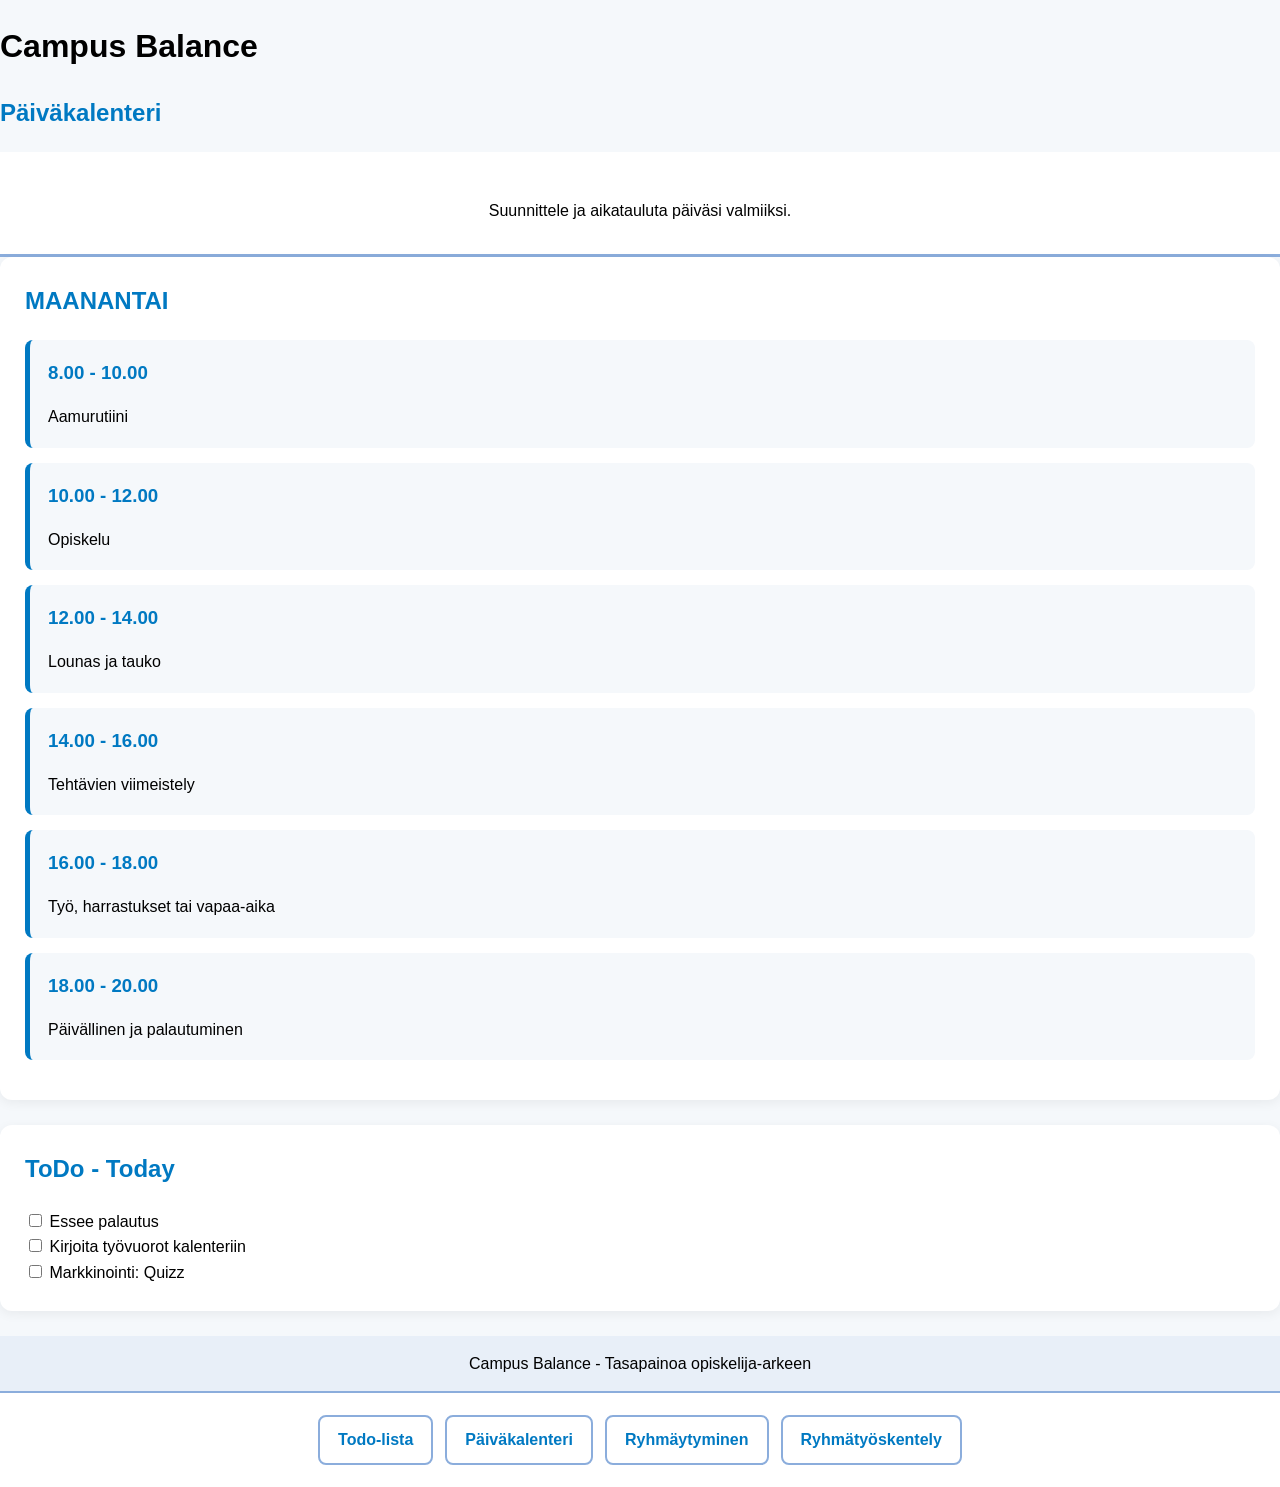
<file: kalenteri.html>
<!DOCTYPE html>
<html lang="fi">


<head>

    <h1>Campus Balance </h1>
    
    <h2>P&aumliv&aumlkalenteri</h2>

    <link rel="stylesheet" href="campusbalance.css">
</head>

<body>

    <header>
        
        <p>Suunnittele ja aikatauluta p&aumliv&aumlsi valmiiksi.</p>
    </header>

   

    

        <section class="paivakalenteri">
    <h2>MAANANTAI</h2>

    <div class="aikalaatikko">
        <h3>8.00 - 10.00</h3>
        <p>Aamurutiini</p>
    </div>

    <div class="aikalaatikko">
        <h3>10.00 - 12.00</h3>
        <p>Opiskelu</p>
    </div>

    <div class="aikalaatikko">
        <h3>12.00 - 14.00</h3>
        <p>Lounas ja tauko</p>
    </div>

    <div class="aikalaatikko">
        <h3>14.00 - 16.00</h3>
        <p>Teht&aumlvien viimeistely</p>
    </div>

    <div class="aikalaatikko">
        <h3>16.00 - 18.00</h3>
        <p>Ty&ouml, harrastukset tai vapaa-aika</p>
    </div>

    <div class="aikalaatikko">
        <h3>18.00 - 20.00</h3>
        <p>P&aumliv&aumlllinen ja palautuminen</p>
    </div>
</section>

        <section>
            <h2>ToDo - Today</h2>

            <div>
                <input type="checkbox" id="calendar-task1">
                <label for="calendar-task1">Essee palautus</label>
            </div>

            <div>
                <input type="checkbox" id="calendar-task2">
                <label for="calendar-task2">Kirjoita ty&oumlvuorot kalenteriin</label>
            </div>

            <div>
                <input type="checkbox" id="calendar-task3">
                <label for="calendar-task3">Markkinointi: Quizz</label>
            </div>
        </section>
    </main>

    <footer>
        <p>Campus Balance - Tasapainoa opiskelija-arkeen</p>
    </footer>

    <nav>
    <a href="todo.html">Todo-lista</a>
    <a href="kalenteri.html">P&aumliv&aumlkalenteri</a>
    <a href="ryhmaytyminen.html">Ryhm&aumlytyminen</a>
    <a href="ryhmatyo.html">Ryhm&aumlty&oumlskentely</a>
</nav>



</body>
</html>
</file>
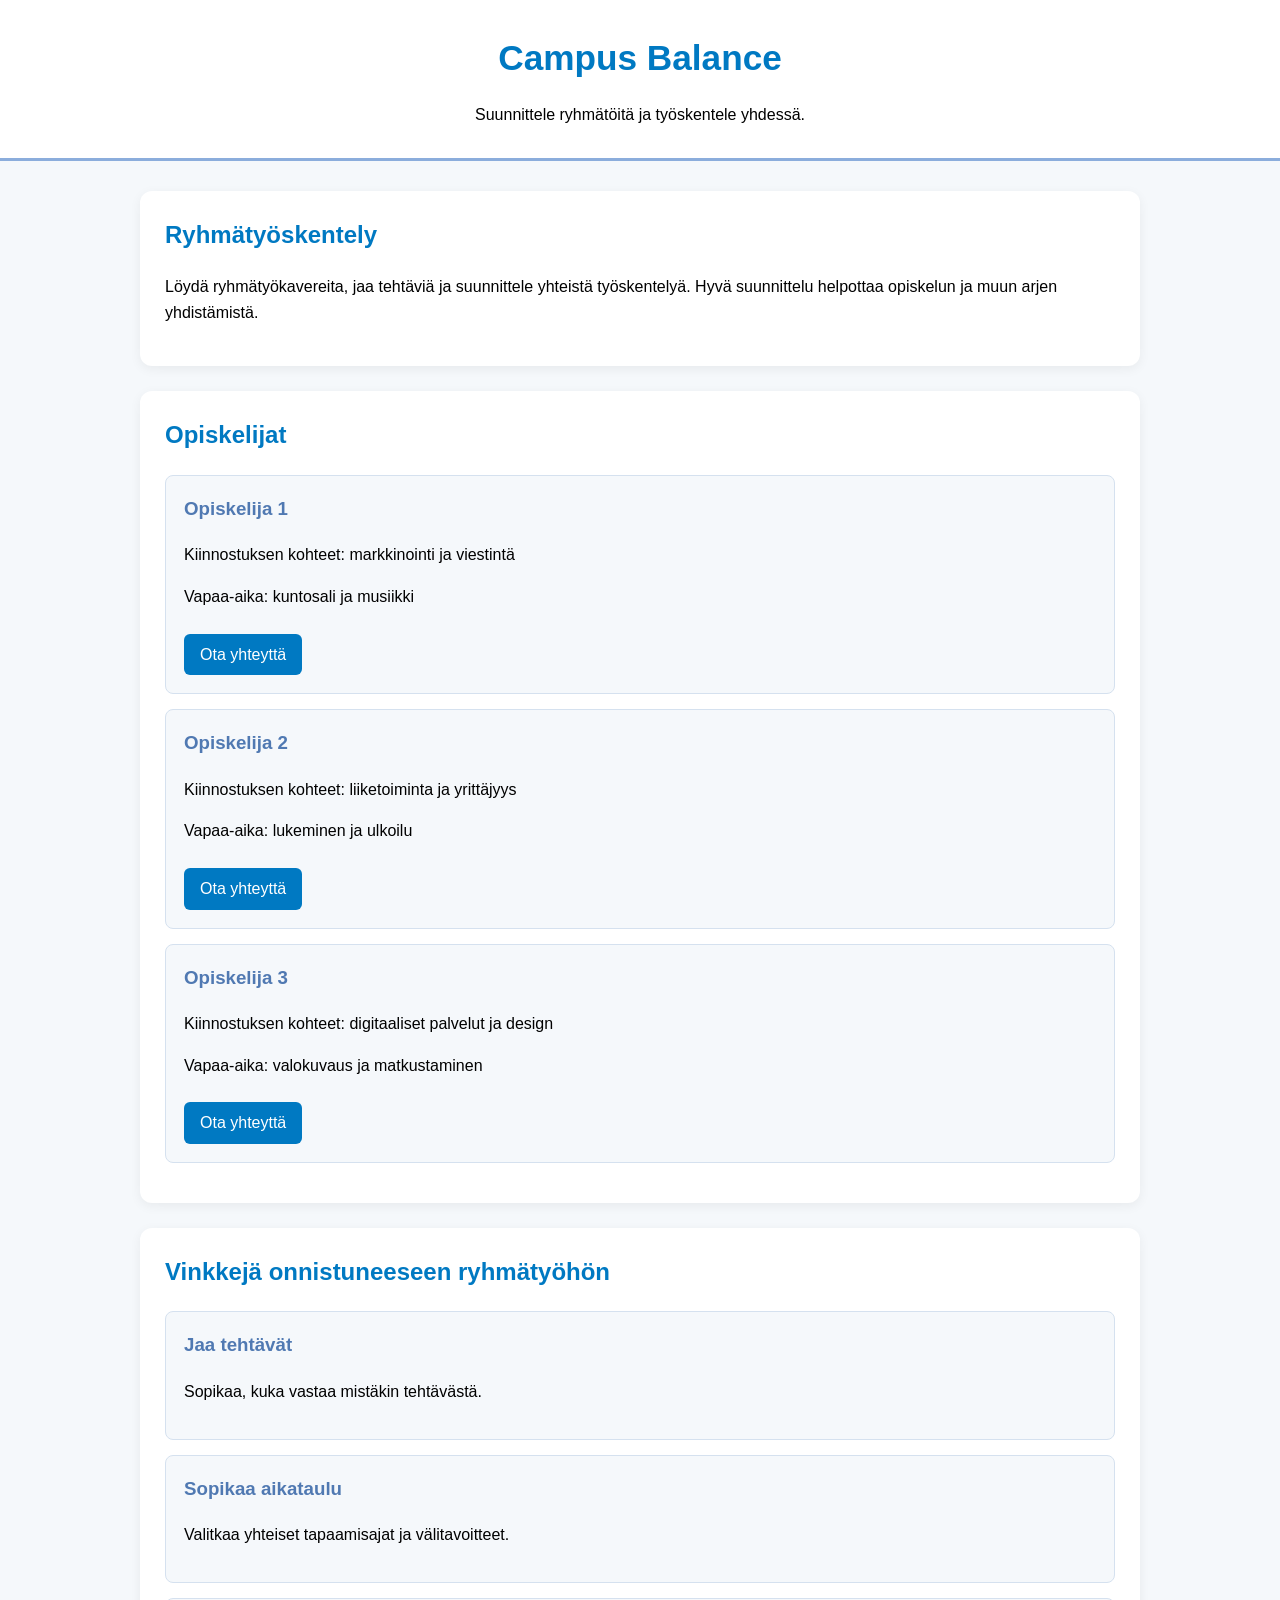
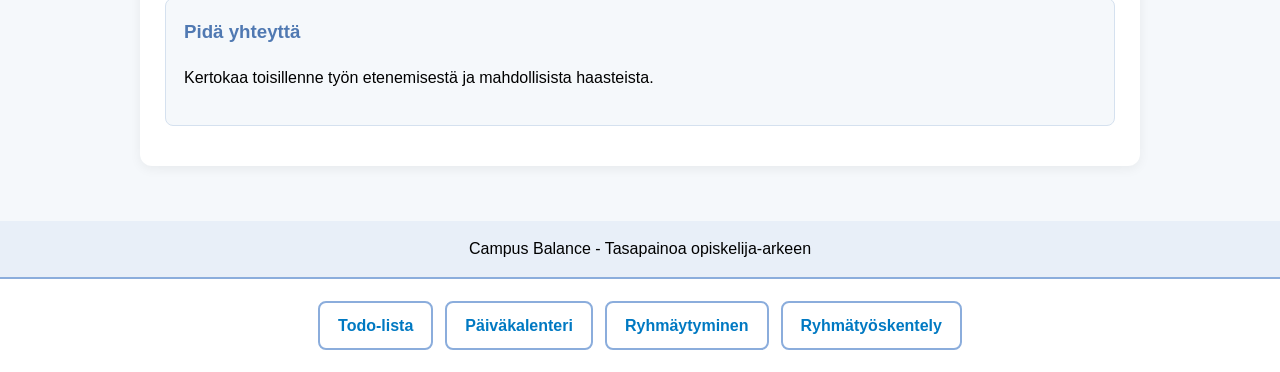
<file: ryhmatyo.html>
<!DOCTYPE html>
<html lang="fi">
<head>
    <meta charset="UTF-8">
    <meta name="viewport" content="width=device-width, initial-scale=1.0">
    <title>Campus Balance – Ryhmätyöskentely</title>
    <link rel="stylesheet" href="campusbalance.css">
</head>

<body>

    <header>
        <h1>Campus Balance</h1>
        <p>Suunnittele ryhmätöitä ja työskentele yhdessä.</p>
    </header>

    <main>

        <section>
            <h2>Ryhmätyöskentely</h2>
            <p>
                Löydä ryhmätyökavereita, jaa tehtäviä ja suunnittele
                yhteistä työskentelyä. Hyvä suunnittelu helpottaa
                opiskelun ja muun arjen yhdistämistä.
            </p>
        </section>

        <section>
            <h2>Opiskelijat</h2>

            <div class="opiskelija">
                <h3>Opiskelija 1</h3>
                <p>Kiinnostuksen kohteet: markkinointi ja viestintä</p>
                <p>Vapaa-aika: kuntosali ja musiikki</p>
                <a href="mailto:opiskelija1@example.com">Ota yhteyttä</a>
            </div>

            <div class="opiskelija">
                <h3>Opiskelija 2</h3>
                <p>Kiinnostuksen kohteet: liiketoiminta ja yrittäjyys</p>
                <p>Vapaa-aika: lukeminen ja ulkoilu</p>
                <a href="mailto:opiskelija2@example.com">Ota yhteyttä</a>
            </div>

            <div class="opiskelija">
                <h3>Opiskelija 3</h3>
                <p>Kiinnostuksen kohteet: digitaaliset palvelut ja design</p>
                <p>Vapaa-aika: valokuvaus ja matkustaminen</p>
                <a href="mailto:opiskelija3@example.com">Ota yhteyttä</a>
            </div>
        </section>

        <section>
            <h2>Vinkkejä onnistuneeseen ryhmätyöhön</h2>

            <div class="vinkki">
                <h3>Jaa tehtävät</h3>
                <p>Sopikaa, kuka vastaa mistäkin tehtävästä.</p>
            </div>

            <div class="vinkki">
                <h3>Sopikaa aikataulu</h3>
                <p>Valitkaa yhteiset tapaamisajat ja välitavoitteet.</p>
            </div>

            <div class="vinkki">
                <h3>Pidä yhteyttä</h3>
                <p>Kertokaa toisillenne työn etenemisestä ja mahdollisista haasteista.</p>
            </div>
        </section>

    </main>

    <footer>
        <p>Campus Balance - Tasapainoa opiskelija-arkeen</p>
    </footer>

    <nav>
        <a href="todo.html">Todo-lista</a>
        <a href="kalenteri.html">Päiväkalenteri</a>
        <a href="ryhmaytyminen.html">Ryhmäytyminen</a>
        <a href="ryhmatyo.html">Ryhmätyöskentely</a>
    </nav>

    

</body>
</html>
</file>
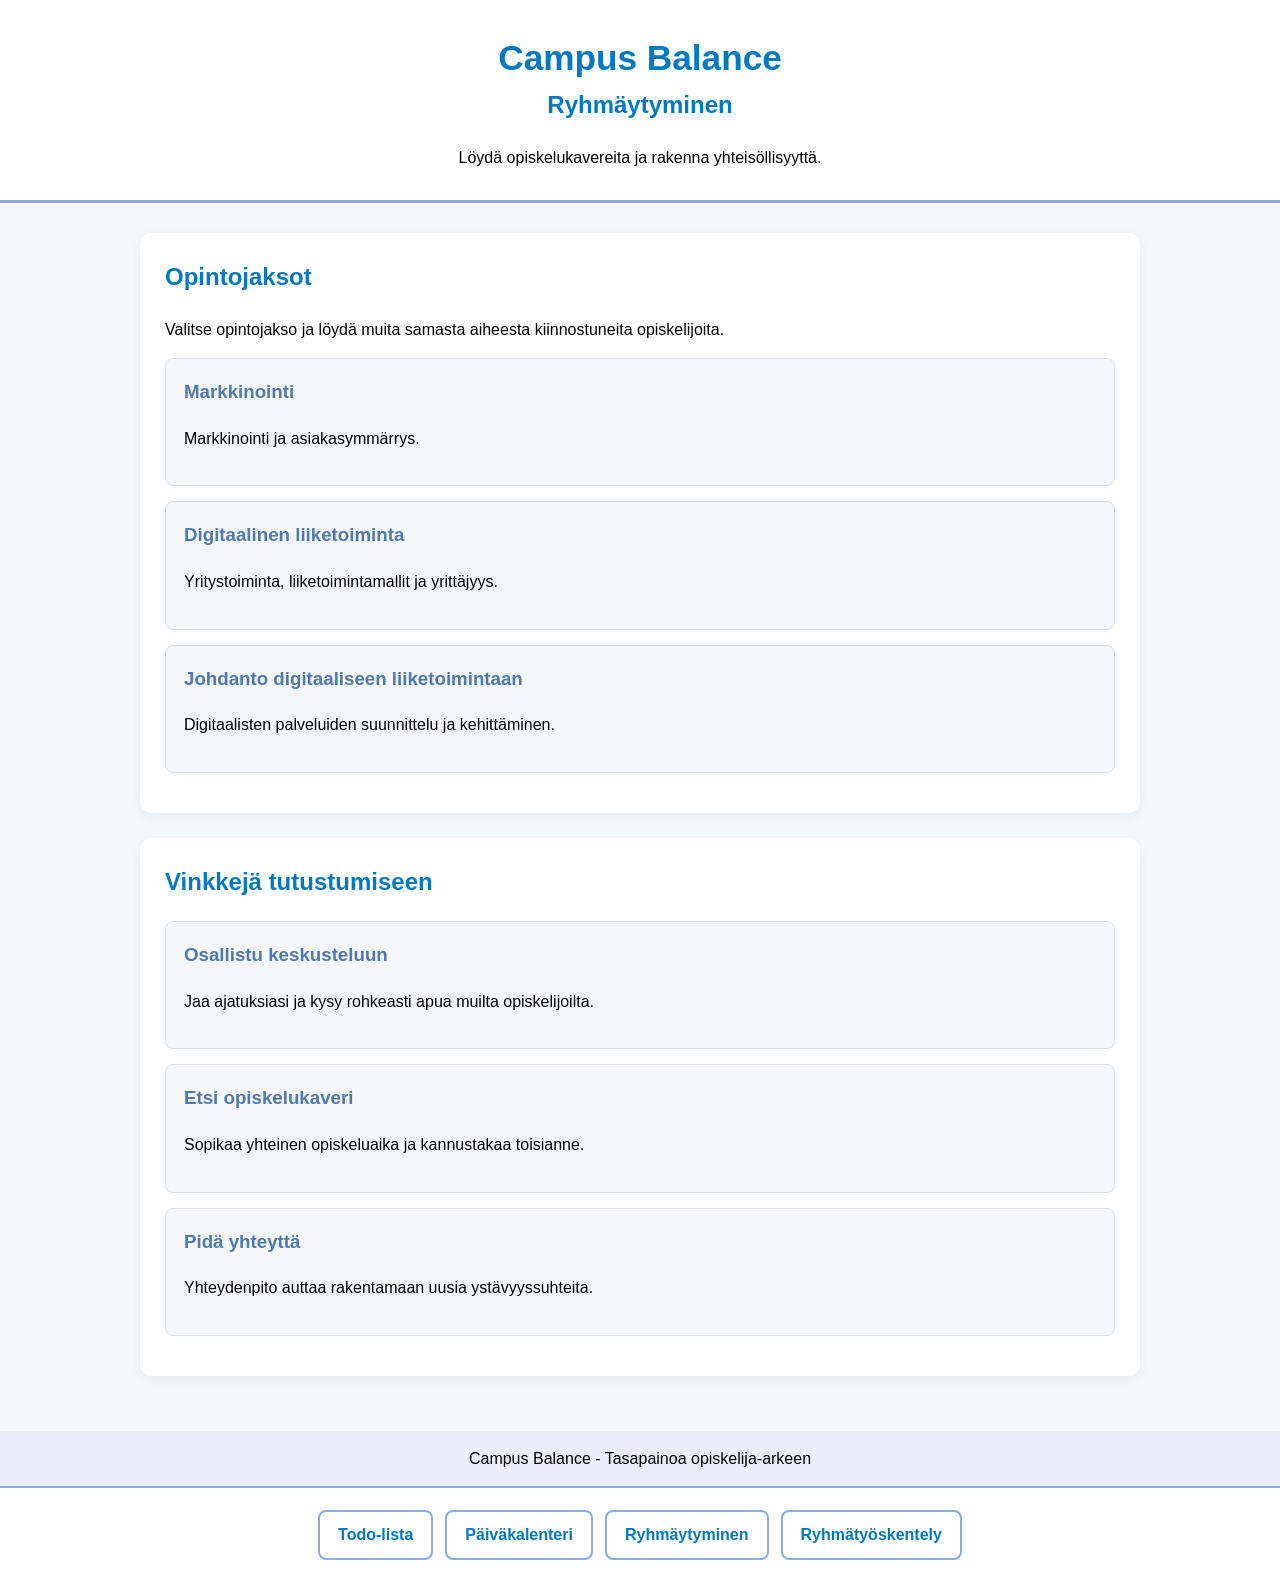
<file: ryhmaytyminen.html>
<!DOCTYPE html>
<html lang="fi">
<head>
    <meta charset="UTF-8">
    <meta name="viewport" content="width=device-width, initial-scale=1.0">
    <title>Campus Balance - Ryhm&aumlytyminen</title>
    <link rel="stylesheet" href="campusbalance.css">
</head>

<body>

    <header>
        <h1>Campus Balance</h1>
        <h2>Ryhmäytyminen</h2>
        <p>Löydä opiskelukavereita ja rakenna yhteisöllisyyttä.</p>
    </header>


    <main>

        

        <section>
            <h2>Opintojaksot</h2>
            <p>Valitse opintojakso ja löydä muita samasta aiheesta kiinnostuneita opiskelijoita.</p>

            <div class="kurssi">
                <h3>Markkinointi</h3>
                <p>Markkinointi ja asiakasymm&aumlrrys.</p>
            </div>

            <div class="kurssi">
                <h3>Digitaalinen liiketoiminta</h3>
                <p>Yritystoiminta, liiketoimintamallit ja yrittäjyys.</p>
            </div>

            <div class="kurssi">
                <h3>Johdanto digitaaliseen liiketoimintaan</h3>
                <p>Digitaalisten palveluiden suunnittelu ja kehittäminen.</p>
            </div>
        </section>

        <section>
            <h2>Vinkkejä tutustumiseen</h2>

            <div class="vinkki">
                <h3>Osallistu keskusteluun</h3>
                <p>Jaa ajatuksiasi ja kysy rohkeasti apua muilta opiskelijoilta.</p>
            </div>

            <div class="vinkki">
                <h3>Etsi opiskelukaveri</h3>
                <p>Sopikaa yhteinen opiskeluaika ja kannustakaa toisianne.</p>
            </div>

            <div class="vinkki">
                <h3>Pidä yhteyttä</h3>
                <p>Yhteydenpito auttaa rakentamaan uusia ystävyyssuhteita.</p>
            </div>
        </section>

    </main>

    <footer>
        <p>Campus Balance - Tasapainoa opiskelija-arkeen</p>
    </footer>

<body>


    <nav>
        <a href="todo.html">Todo-lista</a>
        <a href="kalenteri.html">Päiväkalenteri</a>
        <a href="ryhmaytyminen.html">Ryhmäytyminen</a>
        <a href="ryhmatyo.html">Ryhmätyöskentely</a>
    </nav>
</body>
</html>
</file>
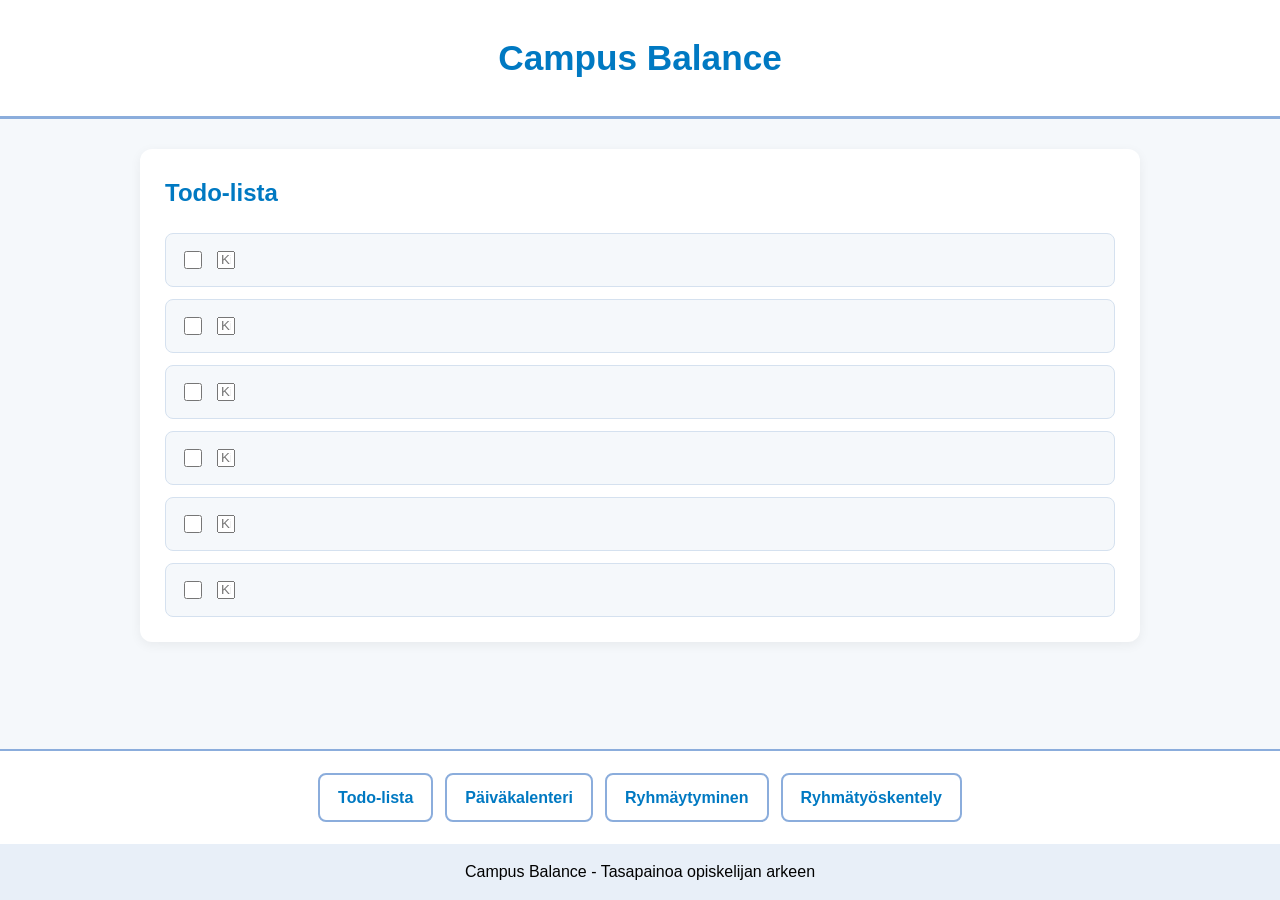
<file: todo.html>
<!DOCTYPE html>
<html lang="fi">

<head>
    <meta charset="UTF-8">
    <meta name="viewport" content="width=device-width, initial-scale=1.0">
    <title>Campus Balance - Todo-lista</title>
    <link rel="stylesheet" href="campusbalance.css">
</head>

<body>

    <header>
        <h1>Campus Balance</h1>
    </header>

    <main>

        <section>
            <h2>Todo-lista</h2>

            <div class="todo-list">

                <div class="todo-item">
                    <input type="checkbox" id="task1">
                    <input type="text" id="text1" placeholder="Kirjoita tehtävä tähän">
                </div>

                <div class="todo-item">
                    <input type="checkbox" id="task2">
                    <input type="text" id="text2" placeholder="Kirjoita tehtävä tähän">
                </div>

                <div class="todo-item">
                    <input type="checkbox" id="task3">
                    <input type="text" id="text3" placeholder="Kirjoita tehtävä tähän">
                </div>

                <div class="todo-item">
                    <input type="checkbox" id="task4">
                    <input type="text" id="text4" placeholder="Kirjoita tehtävä tähän">
                </div>

                <div class="todo-item">
                    <input type="checkbox" id="task5">
                    <input type="text" id="text5" placeholder="Kirjoita tehtävä tähän">
                </div>

                <div class="todo-item">
                    <input type="checkbox" id="task6">
                    <input type="text" id="text6" placeholder="Kirjoita tehtävä tähän">
                </div>

            </div>
        </section>

    </main>

    <nav>
        <a href="todo.html">Todo-lista</a>
        <a href="kalenteri.html">Päiväkalenteri</a>
        <a href="ryhmaytyminen.html">Ryhmäytyminen</a>
        <a href="ryhmatyo.html">Ryhmätyöskentely</a>
    </nav>

    <footer>
        <p>Campus Balance - Tasapainoa opiskelijan arkeen</p>
    </footer>

</body>
</html>
</file>
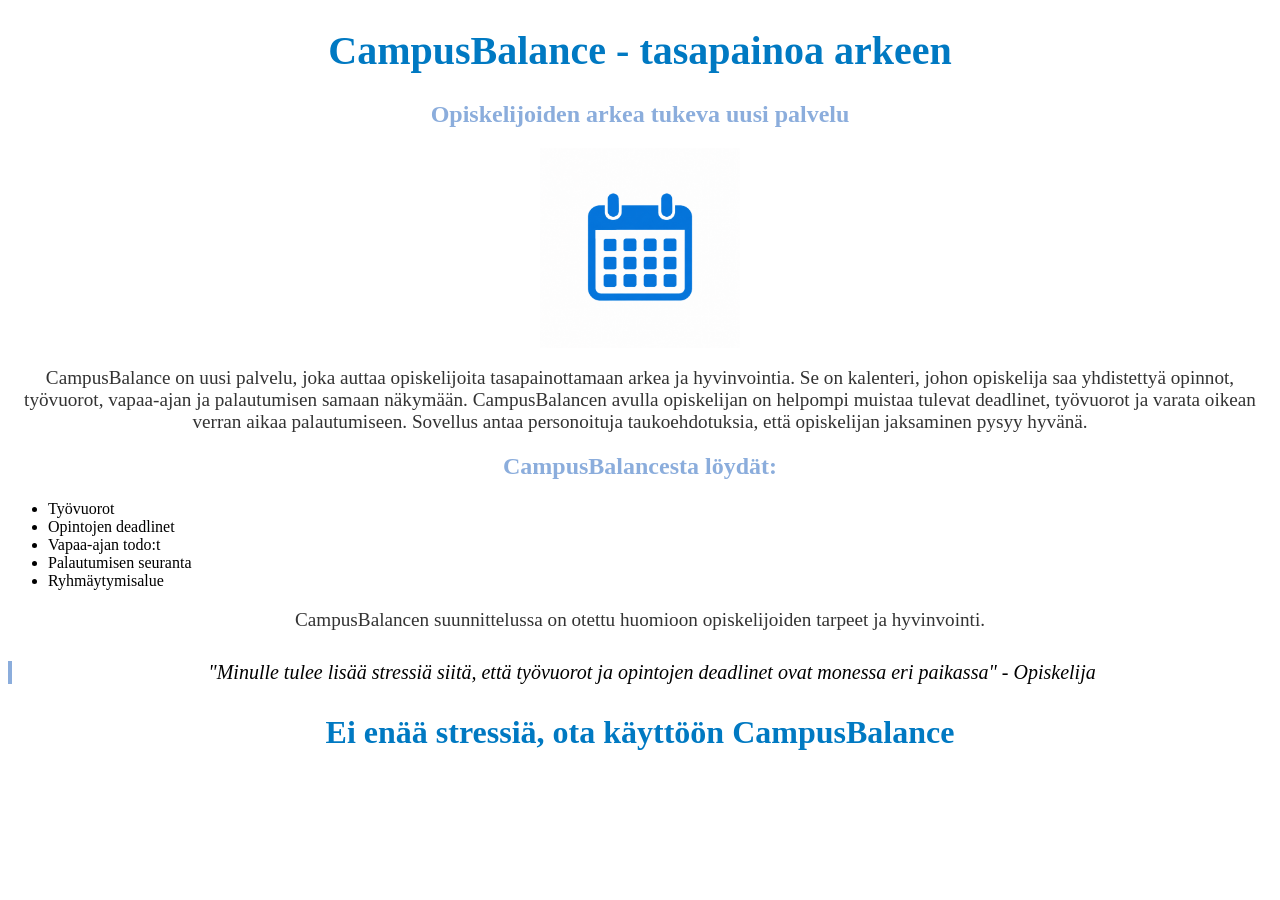
<file: uutinencb.html>
<!DOCTYPE html>
<html lang="fi">
<head>
    <meta charset="UTF-8">
    <meta name="viewport" content="width=device-width, initial-scale=1.0">
    <title>CampusBalance - tasapainoa arkeen</title>
    <link rel="stylesheet" href="uutinen.css">
</head>

<body>

    <h1>CampusBalance - tasapainoa arkeen</h1>
    <h2>Opiskelijoiden arkea tukeva uusi palvelu</h2>

    <img class="logo" src="CampusBalancelogo.png" alt="CampusBalance logo">

    <p>
        CampusBalance on uusi palvelu, joka auttaa opiskelijoita tasapainottamaan arkea ja hyvinvointia.
        Se on kalenteri, johon opiskelija saa yhdistettyä opinnot, työvuorot, vapaa-ajan ja palautumisen samaan näkymään.
        CampusBalancen avulla opiskelijan on helpompi muistaa tulevat deadlinet, työvuorot ja varata oikean verran aikaa palautumiseen.
        Sovellus antaa personoituja taukoehdotuksia, että opiskelijan jaksaminen pysyy hyvänä.
    </p>

    <h2>CampusBalancesta löydät:</h2>

    <ul>
        <li>Työvuorot</li>
        <li>Opintojen deadlinet</li>
        <li>Vapaa-ajan todo:t</li>
        <li>Palautumisen seuranta</li>
        <li>Ryhmäytymisalue</li>
    </ul>

    <p>
        CampusBalancen suunnittelussa on otettu huomioon opiskelijoiden tarpeet ja hyvinvointi.
    </p>

    <blockquote>
        "Minulle tulee lisää stressiä siitä, että työvuorot ja opintojen deadlinet ovat monessa eri paikassa"
        <cite>- Opiskelija</cite>
    </blockquote>

    <h3>Ei enää stressiä, ota käyttöön CampusBalance</h3>

</body>
</html>
</file>
<file: campusbalance.css>
/* Yleiset asetukset */

* {
    box-sizing: border-box;
}

body {
    margin: 0;
    min-height: 100vh;
    display: flex;
    flex-direction: column;
    font-family: Arial, sans-serif;
    background-color: #f5f8fb;
    color: #000000;
    line-height: 1.6;
}

/* Sivun yläosa */

header {
    background-color: #ffffff;
    text-align: center;
    padding: 30px 20px;
    border-bottom: 3px solid #8baddc;
}

header h1 {
    color: #0079c2;
    margin: 0;
    font-size: 2.2rem;
}

header p {
    margin-bottom: 0;
}

/* Sivujen sisältö */

main {
    width: 90%;
    max-width: 1000px;
    margin: 30px auto;
    flex: 1;
}

section {
    background-color: #ffffff;
    padding: 25px;
    margin-bottom: 25px;
    border-radius: 12px;
    box-shadow: 0 3px 12px rgba(0, 0, 0, 0.06);
}

h2 {
    color: #0079c2;
    margin-top: 0;
}

h3 {
    color: #5079b2;
}

/* Todo-lista */

.todo-list {
    display: flex;
    flex-direction: column;
    gap: 12px;
}

.todo-item {
    display: flex;
    align-items: center;
    gap: 12px;
    padding: 14px;
    background-color: #f5f8fb;
    border: 1px solid #d5e1ef;
    border-radius: 8px;
}

.todo-item input {
    width: 18px;
    height: 18px;
    accent-color: #0079c2;
}

.todo-item label {
    cursor: pointer;
}

/* Päiväkalenterin laatikot */

.aikalaatikko {
    padding: 18px;
    margin-bottom: 15px;
    background-color: #f5f8fb;
    border-left: 5px solid #0079c2;
    border-radius: 8px;
}

.aikalaatikko h3 {
    margin-top: 0;
    margin-bottom: 5px;
    color: #0079c2;
}

.aikalaatikko p {
    margin-bottom: 0;
}

/* Ryhmäytymisen ja ryhmätyöskentelyn laatikot */

.kurssi,
.vinkki,
.opiskelija {
    padding: 18px;
    margin-bottom: 15px;
    background-color: #f5f8fb;
    border: 1px solid #d5e1ef;
    border-radius: 8px;
}

.kurssi h3,
.vinkki h3,
.opiskelija h3 {
    margin-top: 0;
}

.opiskelija a {
    display: inline-block;
    margin-top: 8px;
    padding: 8px 16px;
    background-color: #0079c2;
    color: #ffffff;
    text-decoration: none;
    border-radius: 6px;
}

.opiskelija a:hover {
    background-color: #005b91;
}

/* Navigaatio */

nav {
    display: flex;
    justify-content: center;
    align-items: center;
    flex-wrap: wrap;
    gap: 12px;
    padding: 22px 15px;
    background-color: #ffffff;
    border-top: 2px solid #8baddc;
}

nav a {
    display: inline-block;
    padding: 10px 18px;
    color: #0079c2;
    text-decoration: none;
    font-weight: bold;
    border: 2px solid #8baddc;
    border-radius: 8px;
    transition: background-color 0.2s, color 0.2s;
}

nav a:hover {
    background-color: #0079c2;
    color: #ffffff;
}

/* Sivun alaosa */

footer {
    padding: 15px;
    text-align: center;
    background-color: #e8eff8;
    color: #000000;
}

footer p {
    margin: 0;
}

/* Mobiilinäytöt */

@media (max-width: 600px) {
    header h1 {
        font-size: 1.8rem;
    }

    main {
        width: 94%;
        margin: 20px auto;
    }

    section {
        padding: 18px;
    }

    nav {
        gap: 8px;
    }

    nav a {
        padding: 8px 12px;
        font-size: 0.9rem;
    }
}
</file>
<file: uutinen.css>
img
{
    width: 200px;
    height: auto;
    display: block;
    margin: 0 auto;
}


h1 {
    color: #0079c2;
    font-size: 2.5em;
    text-align: center;

}




h2 {
    color: #8baddc;
    font-size: 1.5em;
    text-align: center;
}


p {
    color: #333;
    font-size: 1.2em;
    text-align: center;
    margin-bottom: 20px;
}


blockquote {
    font-size: 20px;
    font-style: italic;
    text-align: center;
    margin: 30px 0;
}

blockquote {
    border-left: 4px solid #8baddc;
    padding-left: 20px;
}

blockquote + p {
    margin-top: 0;
    text-align: right;
    font-style: italic;
}


h3 {
    color: #0079c2;
    font-size: 2em;
    text-align: center;
    margin-top: 30px;
}
</file>
